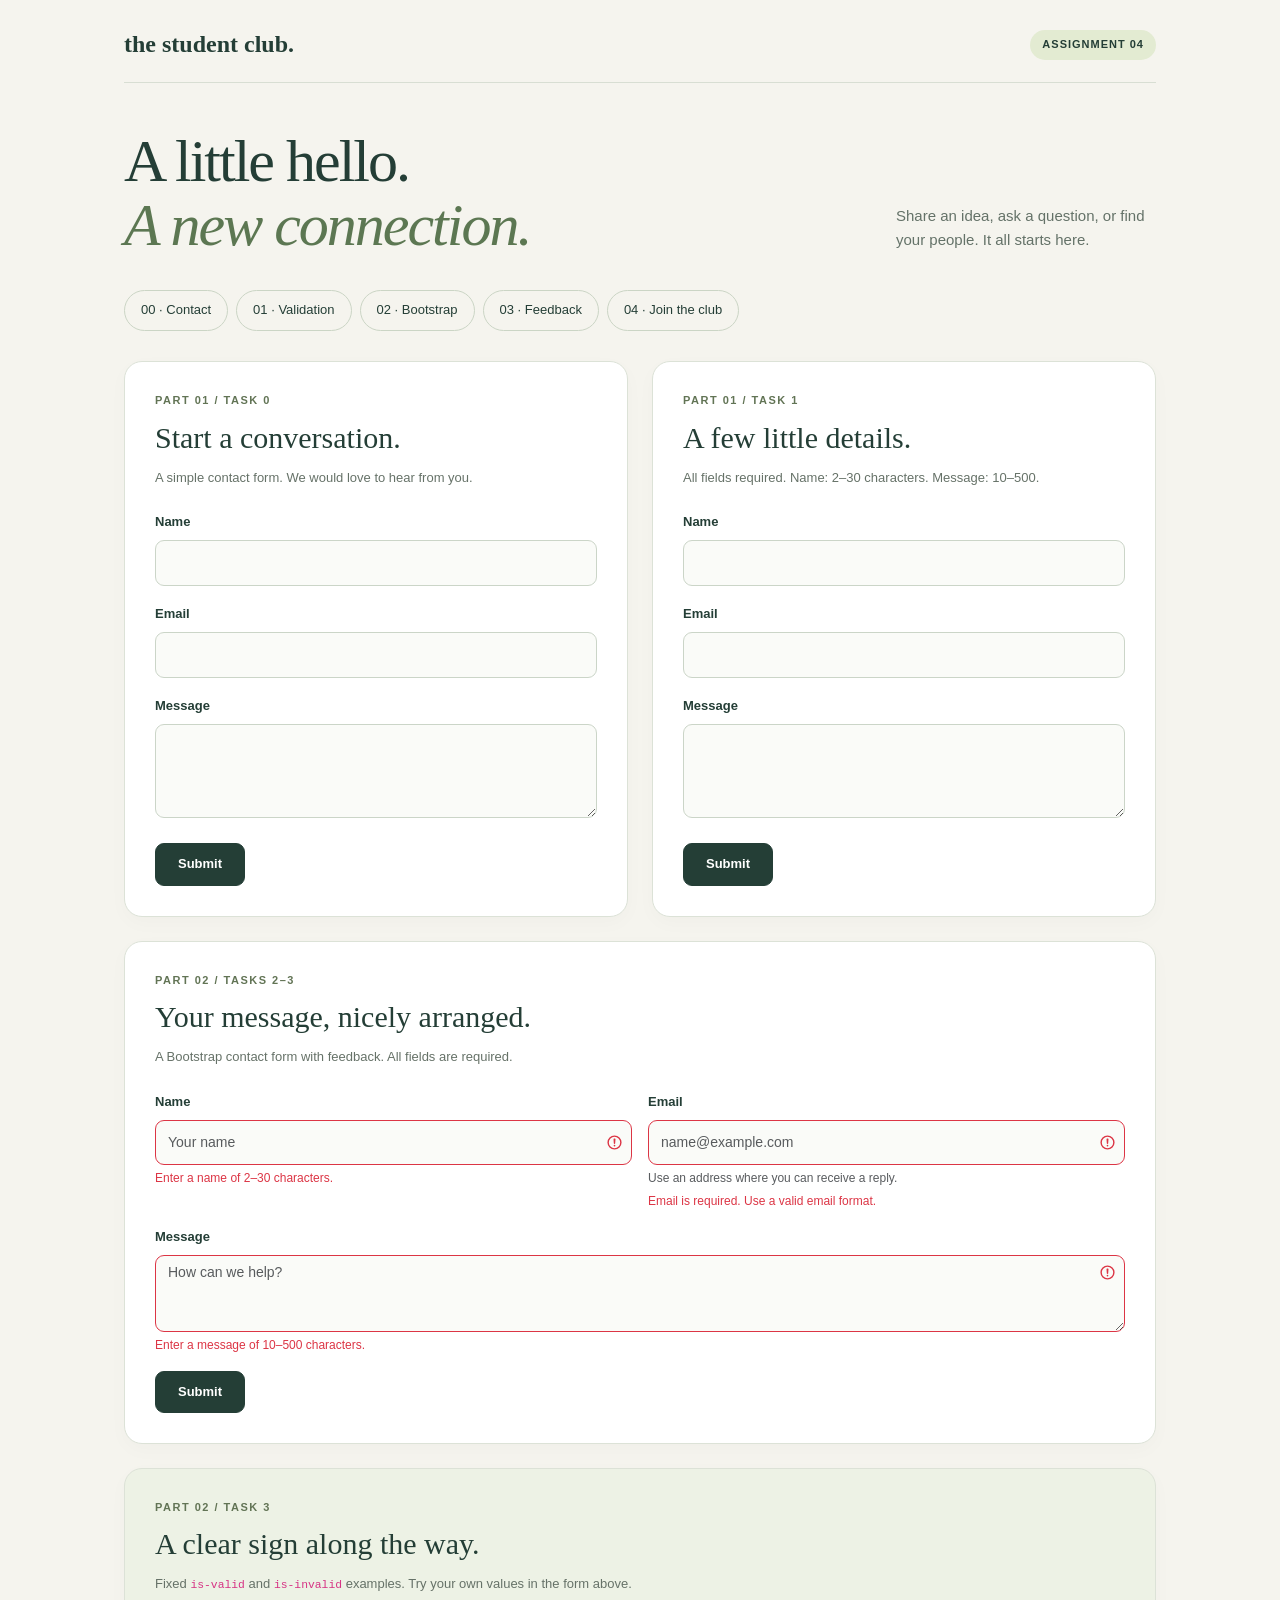
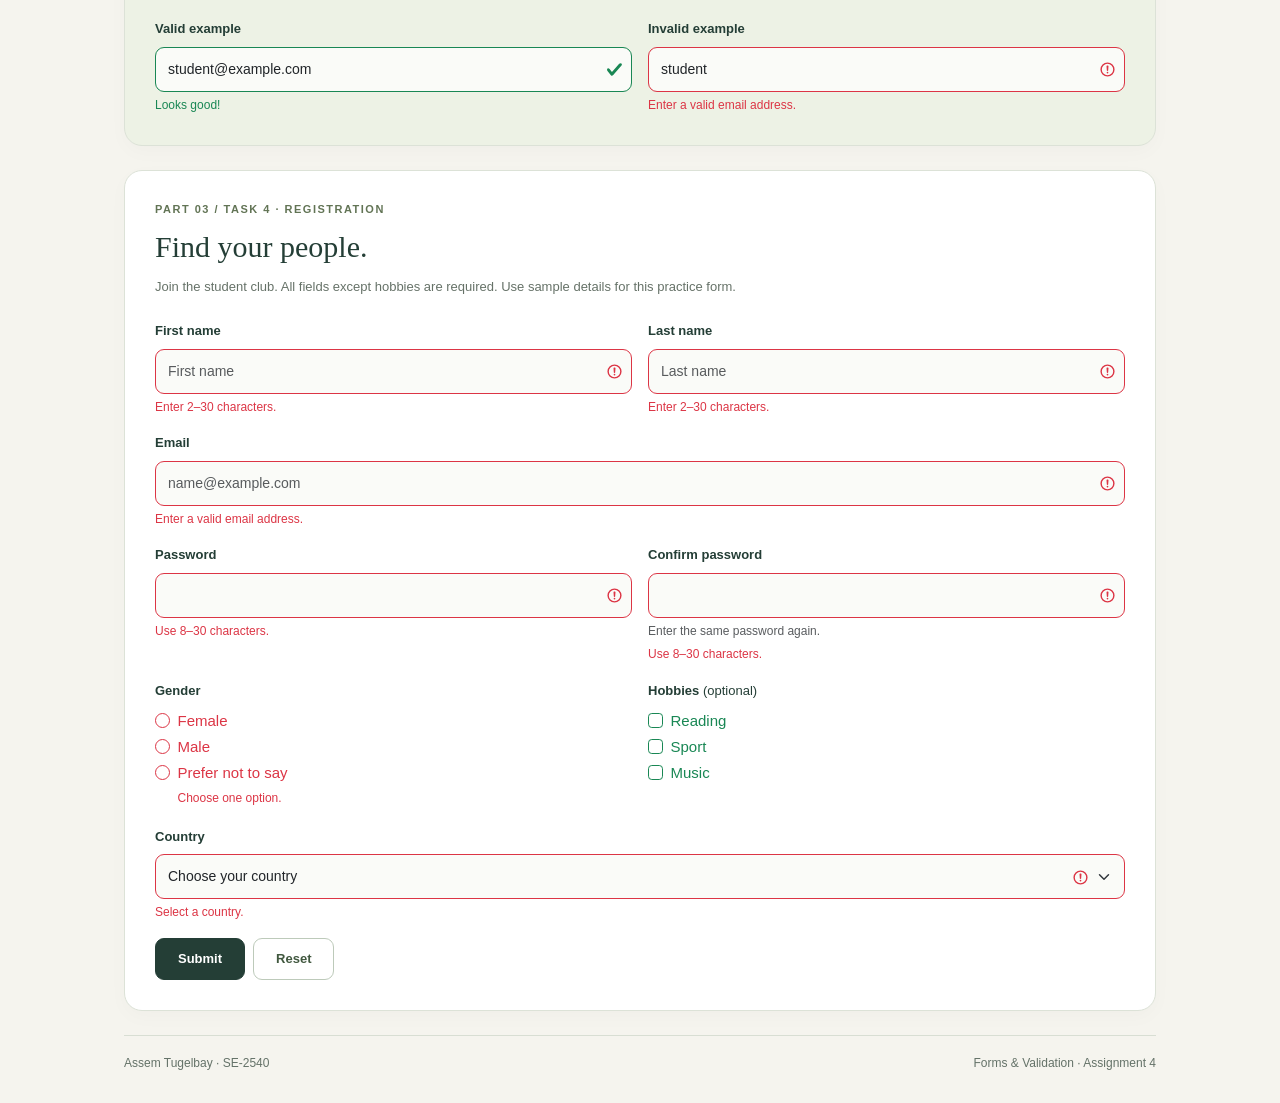
<file: index.html>
<!DOCTYPE html>
<html lang="en">
<head>
  <meta charset="UTF-8">
  <meta name="viewport" content="width=device-width, initial-scale=1">
  <title>Assignment 4 | Forms and Validation</title>
  <link href="https://cdn.jsdelivr.net/npm/bootstrap@5.3.8/dist/css/bootstrap.min.css" rel="stylesheet" integrity="sha384-sRIl4kxILFvY47J16cr9ZwB07vP4J8+LH7qKQnuqkuIAvNWLzeN8tE5YBujZqJLB" crossorigin="anonymous">
  <style>
    :root {
      --page-bg: #f5f4ee;
      --text: #243e36;
      --divider: #d8ded3;
      --badge-bg: #e3ebd2;
      --accent: #5c7752;
      --muted: #647268;
      --nav-border: #cbd5c5;
      --surface: white;
      --card-border: #dce2d7;
      --label-color: #627455;
      --note-color: #667268;
      --feedback-bg: #edf2e5;
      --input-border: #cbd5c8;
      --input-bg: #fafbf8;
      --focus-color: #6f8b61;
      --button-hover: #3d604a;
      --reset-border: #bdcaba;
      --reset-text: #41583f;
      --body-font: 15px/1.6 Arial, sans-serif;
      --brand-font: bold 24px Georgia, serif;
      --text-xs: 11px;
      --badge-spacing: 1px;
      --title-font: 60px/1.08 Georgia, serif;
      --title-spacing: -2px;
      --text-label: 13px;
      --label-spacing: 1.5px;
      --heading-font: 30px/1.2 Georgia, serif;
      --text-input: 14px;
      --text-sm: 12px;
      --title-mobile: 43px;
      --space-6: 6px;
      --space-7: 7px;
      --space-8: 8px;
      --space-9: 9px;
      --space-10: 10px;
      --space-12: 12px;
      --space-14: 14px;
      --space-16: 16px;
      --space-18: 18px;
      --space-20: 20px;
      --space-22: 22px;
      --space-24: 24px;
      --space-30: 30px;
      --space-32: 32px;
      --space-46: 46px;
      --page-width: 1080px;
      --border-width: 1px;
      --radius-badge: 20px;
      --intro-width: 260px;
      --radius-pill: 24px;
      --radius-card: 18px;
      --card-shadow: 0 6px 20px #243e3606;
      --radius-input: 9px;
      --focus-width: 2px;
      --field-height: 45px;
    }

    * {
      box-sizing: border-box;
    }

    body {
      margin: 0;
      background: var(--page-bg);
      color: var(--text);
      font: var(--body-font);
    }

    .page {
      max-width: var(--page-width);
      margin: auto;
      padding: var(--space-30) var(--space-24);
    }

    .brand, .intro, footer {
      display: flex;
      justify-content: space-between;
      align-items: center;
      gap: var(--space-24);
    }

    .brand {
      padding-bottom: var(--space-22);
      border-bottom: var(--border-width) solid var(--divider);
    }

    .brand strong {
      font: var(--brand-font);
    }

    .badge-label {
      padding: var(--space-6) var(--space-12);
      border-radius: var(--radius-badge);
      background: var(--badge-bg);
      font-size: var(--text-xs);
      font-weight: bold;
      letter-spacing: var(--badge-spacing);
    }

    .intro {
      padding: var(--space-46) 0 var(--space-32);
      align-items: end;
    }

    h1 {
      font: var(--title-font);
      letter-spacing: var(--title-spacing);
      margin: 0;
    }

    h1 em {
      color: var(--accent);
    }

    .intro p {
      max-width: var(--intro-width);
      margin: 0 0 var(--space-6);
      color: var(--muted);
    }

    nav {
      display: flex;
      flex-wrap: wrap;
      gap: var(--space-8);
      margin-bottom: var(--space-30);
    }

    nav a {
      padding: var(--space-9) var(--space-16);
      border: var(--border-width) solid var(--nav-border);
      border-radius: var(--radius-pill);
      color: var(--text);
      text-decoration: none;
      font-size: var(--text-label);
    }

    nav a:hover, nav a:focus-visible {
      background: var(--text);
      color: var(--surface);
    }

    .basic-grid {
      display: grid;
      grid-template-columns: 1fr 1fr;
      gap: var(--space-24);
    }

    section {
      padding: var(--space-30);
      margin-bottom: var(--space-24);
      border: var(--border-width) solid var(--card-border);
      border-radius: var(--radius-card);
      background: var(--surface);
      box-shadow: var(--card-shadow);
    }

    .section-label {
      margin: 0 0 var(--space-10);
      color: var(--label-color);
      font-size: var(--text-xs);
      font-weight: bold;
      letter-spacing: var(--label-spacing);
    }

    h2 {
      font: var(--heading-font);
      margin: 0 0 var(--space-12);
    }

    .note {
      color: var(--note-color);
      font-size: var(--text-label);
      margin-bottom: var(--space-24);
    }

    #task-3 {
      background: var(--feedback-bg);
    }

    .basic label, .form-label {
      display: block;
      margin-bottom: var(--space-7);
      font-size: var(--text-label);
      font-weight: bold;
    }

    .basic input, .basic textarea {
      width: 100%;
      padding: var(--space-10) var(--space-12);
      border: var(--border-width) solid var(--input-border);
      border-radius: var(--radius-input);
      background: var(--input-bg);
      font: inherit;
    }

    .basic input:focus, .basic textarea:focus {
      outline: var(--focus-width) solid var(--focus-color);
      outline-offset: var(--focus-width);
    }

    .basic p {
      margin-bottom: var(--space-18);
    }

    .form-control, .form-select {
      min-height: var(--field-height);
      border-radius: var(--radius-input);
      background-color: var(--input-bg);
      font-size: var(--text-input);
    }

    .btn, .basic button {
      padding: var(--space-10) var(--space-22);
      border-radius: var(--radius-input);
      font-size: var(--text-label);
      font-weight: bold;
    }

    .btn-primary, .basic button {
      border: var(--border-width) solid var(--text);
      background: var(--text);
      color: var(--surface);
      cursor: pointer;
    }

    .btn-primary:hover, .btn-primary:focus, .basic button:hover {
      border-color: var(--button-hover);
      background: var(--button-hover);
      color: var(--surface);
    }

    .btn-outline-secondary {
      border-color: var(--reset-border);
      color: var(--reset-text);
    }

    .form-text, .valid-feedback, .invalid-feedback {
      font-size: var(--text-sm);
    }

    textarea {
      resize: vertical;
    }

    legend {
      font-size: var(--text-label);
      font-weight: bold;
    }

    footer {
      padding-top: var(--space-18);
      border-top: var(--border-width) solid var(--divider);
      color: var(--muted);
      font-size: var(--text-sm);
    }

    @media (max-width: 767px) {
      .page {
        padding: var(--space-20) var(--space-14);
      }

      .basic-grid {
        grid-template-columns: 1fr;
        gap: 0;
      }

      .intro {
        display: block;
        padding: var(--space-32) 0 var(--space-24);
      }

      h1 {
        font-size: var(--title-mobile);
      }

      .intro p {
        margin-top: var(--space-20);
        max-width: 100%;
      }

      section {
        padding: var(--space-22);
      }

      .brand, footer {
        flex-wrap: wrap;
        gap: var(--space-10);
      }
    }
  </style>
</head>
<body>
<main class="page container">
  <header>
    <div class="brand"><strong>the student club.</strong><span class="badge-label">ASSIGNMENT 04</span></div>
    <div class="intro">
      <h1>A little hello.<br><em>A new connection.</em></h1>
      <p>Share an idea, ask a question, or find your people. It all starts here.</p>
    </div>
    <nav aria-label="Assignment tasks">
      <a href="#task-0">00 · Contact</a>
      <a href="#task-1">01 · Validation</a>
      <a href="#task-2">02 · Bootstrap</a>
      <a href="#task-3">03 · Feedback</a>
      <a href="#task-4">04 · Join the club</a>
    </nav>
  </header>
  <div class="basic-grid">
  <section id="task-0">
    <p class="section-label">PART 01 / TASK 0</p>
    <h2>Start a conversation.</h2>
    <p class="note">A simple contact form. We would love to hear from you.</p>
    <form class="basic" action="#task-0" method="get">
      <p><label for="basic-name">Name</label><input id="basic-name" name="name" type="text"></p>
      <p><label for="basic-email">Email</label><input id="basic-email" name="email" type="email"></p>
      <p><label for="basic-message">Message</label><textarea id="basic-message" name="message" rows="3"></textarea></p>
      <button type="submit">Submit</button>
    </form>
  </section>
  <section id="task-1">
    <p class="section-label">PART 01 / TASK 1</p>
    <h2>A few little details.</h2>
    <p class="note">All fields required. Name: 2–30 characters. Message: 10–500.</p>
    <form class="basic" action="#task-1" method="get">
      <p><label for="html-name">Name</label><input id="html-name" name="name" type="text" minlength="2" maxlength="30" required></p>
      <p><label for="html-email">Email</label><input id="html-email" name="email" type="email" required></p>
      <p><label for="html-message">Message</label><textarea id="html-message" name="message" rows="3" minlength="10" maxlength="500" required></textarea></p>
      <button type="submit">Submit</button>
    </form>
  </section>
  </div>
  <section id="task-2">
    <p class="section-label">PART 02 / TASKS 2–3</p>
    <h2>Your message, nicely arranged.</h2>
    <p class="note">A Bootstrap contact form with feedback. All fields are required.</p>
    <form class="row g-3 was-validated" action="#task-2" method="get">
      <div class="col-md-6">
        <label for="contact-name" class="form-label">Name</label>
        <input id="contact-name" name="name" class="form-control" type="text" placeholder="Your name" minlength="2" maxlength="30" aria-describedby="contact-name-error" required>
        <div id="contact-name-error" class="invalid-feedback">Enter a name of 2–30 characters.</div>
        <div class="valid-feedback">Looks good!</div>
      </div>
      <div class="col-md-6">
        <label for="contact-email" class="form-label">Email</label>
        <input id="contact-email" name="email" class="form-control" type="email" placeholder="name@example.com" aria-describedby="contact-email-help contact-email-error" required>
        <div id="contact-email-help" class="form-text">Use an address where you can receive a reply.</div>
        <div id="contact-email-error" class="invalid-feedback">Email is required. Use a valid email format.</div>
        <div class="valid-feedback">Looks good!</div>
      </div>
      <div class="col-12">
        <label for="contact-message" class="form-label">Message</label>
        <textarea id="contact-message" name="message" class="form-control" rows="3" placeholder="How can we help?" minlength="10" maxlength="500" aria-describedby="contact-message-error" required></textarea>
        <div id="contact-message-error" class="invalid-feedback">Enter a message of 10–500 characters.</div>
        <div class="valid-feedback">Looks good!</div>
      </div>
      <div class="col-12"><button class="btn btn-primary" type="submit">Submit</button></div>
    </form>
  </section>
  <section id="task-3">
    <p class="section-label">PART 02 / TASK 3</p>
    <h2>A clear sign along the way.</h2>
    <p class="note">Fixed <code>is-valid</code> and <code>is-invalid</code> examples. Try your own values in the form above.</p>
    <div class="row g-3">
      <div class="col-md-6">
        <label for="valid-example" class="form-label">Valid example</label>
        <input id="valid-example" class="form-control is-valid" type="email" value="student@example.com" aria-describedby="valid-example-feedback" readonly>
        <div id="valid-example-feedback" class="valid-feedback">Looks good!</div>
      </div>
      <div class="col-md-6">
        <label for="invalid-example" class="form-label">Invalid example</label>
        <input id="invalid-example" class="form-control is-invalid" type="email" value="student" aria-describedby="invalid-example-feedback" aria-invalid="true" readonly>
        <div id="invalid-example-feedback" class="invalid-feedback">Enter a valid email address.</div>
      </div>
    </div>
  </section>
  <section id="task-4">
    <p class="section-label">PART 03 / TASK 4 · REGISTRATION</p>
    <h2>Find your people.</h2>
    <p class="note">Join the student club. All fields except hobbies are required. Use sample details for this practice form.</p>
    <form class="row g-3 was-validated" action="#task-4" method="get">
      <div class="col-md-6">
        <label for="first-name" class="form-label">First name</label>
        <input id="first-name" name="firstName" class="form-control" type="text" placeholder="First name" minlength="2" maxlength="30" aria-describedby="first-name-error" required>
        <div id="first-name-error" class="invalid-feedback">Enter 2–30 characters.</div>
        <div class="valid-feedback">Looks good!</div>
      </div>
      <div class="col-md-6">
        <label for="last-name" class="form-label">Last name</label>
        <input id="last-name" name="lastName" class="form-control" type="text" placeholder="Last name" minlength="2" maxlength="30" aria-describedby="last-name-error" required>
        <div id="last-name-error" class="invalid-feedback">Enter 2–30 characters.</div>
        <div class="valid-feedback">Looks good!</div>
      </div>
      <div class="col-12">
        <label for="email" class="form-label">Email</label>
        <input id="email" name="email" class="form-control" type="email" placeholder="name@example.com" aria-describedby="email-error" required>
        <div id="email-error" class="invalid-feedback">Enter a valid email address.</div>
        <div class="valid-feedback">Looks good!</div>
      </div>
      <div class="col-md-6">
        <label for="password" class="form-label">Password</label>
        <input id="password" class="form-control" type="password" autocomplete="new-password" minlength="8" maxlength="30" aria-describedby="password-error" required>
        <div id="password-error" class="invalid-feedback">Use 8–30 characters.</div>
        <div class="valid-feedback">Length is valid.</div>
      </div>
      <div class="col-md-6">
        <label for="confirm-password" class="form-label">Confirm password</label>
        <input id="confirm-password" class="form-control" type="password" autocomplete="new-password" minlength="8" maxlength="30" aria-describedby="confirm-help confirm-error" required>
        <div id="confirm-help" class="form-text">Enter the same password again.</div>
        <div id="confirm-error" class="invalid-feedback">Use 8–30 characters.</div>
        <div class="valid-feedback">Length is valid.</div>
      </div>
      <fieldset class="col-md-6">
        <legend>Gender</legend>
        <div class="form-check">
          <input id="female" class="form-check-input" type="radio" name="gender" value="female" required>
          <label class="form-check-label" for="female">Female</label>
        </div>
        <div class="form-check">
          <input id="male" class="form-check-input" type="radio" name="gender" value="male" required>
          <label class="form-check-label" for="male">Male</label>
        </div>
        <div class="form-check">
          <input id="unspecified" class="form-check-input" type="radio" name="gender" value="unspecified" aria-describedby="gender-error" required>
          <label class="form-check-label" for="unspecified">Prefer not to say</label>
          <div id="gender-error" class="invalid-feedback">Choose one option.</div>
        </div>
      </fieldset>
      <fieldset class="col-md-6">
        <legend>Hobbies <span class="fw-normal">(optional)</span></legend>
        <div class="form-check">
          <input id="reading" class="form-check-input" type="checkbox" name="hobby" value="reading">
          <label class="form-check-label" for="reading">Reading</label>
        </div>
        <div class="form-check">
          <input id="sport" class="form-check-input" type="checkbox" name="hobby" value="sport">
          <label class="form-check-label" for="sport">Sport</label>
        </div>
        <div class="form-check">
          <input id="music" class="form-check-input" type="checkbox" name="hobby" value="music">
          <label class="form-check-label" for="music">Music</label>
        </div>
      </fieldset>
      <div class="col-12">
        <label for="country" class="form-label">Country</label>
        <select id="country" name="country" class="form-select" aria-describedby="country-error" required>
          <option value="">Choose your country</option>
          <option value="Kazakhstan">Kazakhstan</option>
          <option value="Kyrgyzstan">Kyrgyzstan</option>
          <option value="Uzbekistan">Uzbekistan</option>
          <option value="Other">Other</option>
        </select>
        <div id="country-error" class="invalid-feedback">Select a country.</div>
        <div class="valid-feedback">Looks good!</div>
      </div>
      <div class="col-12 d-flex gap-2">
        <button class="btn btn-primary" type="submit">Submit</button>
        <button class="btn btn-outline-secondary" type="reset">Reset</button>
      </div>
    </form>
  </section>
  <footer><span>Assem Tugelbay · SE-2540</span><span>Forms &amp; Validation · Assignment 4</span></footer>
</main>
</body>
</html>
</file>
